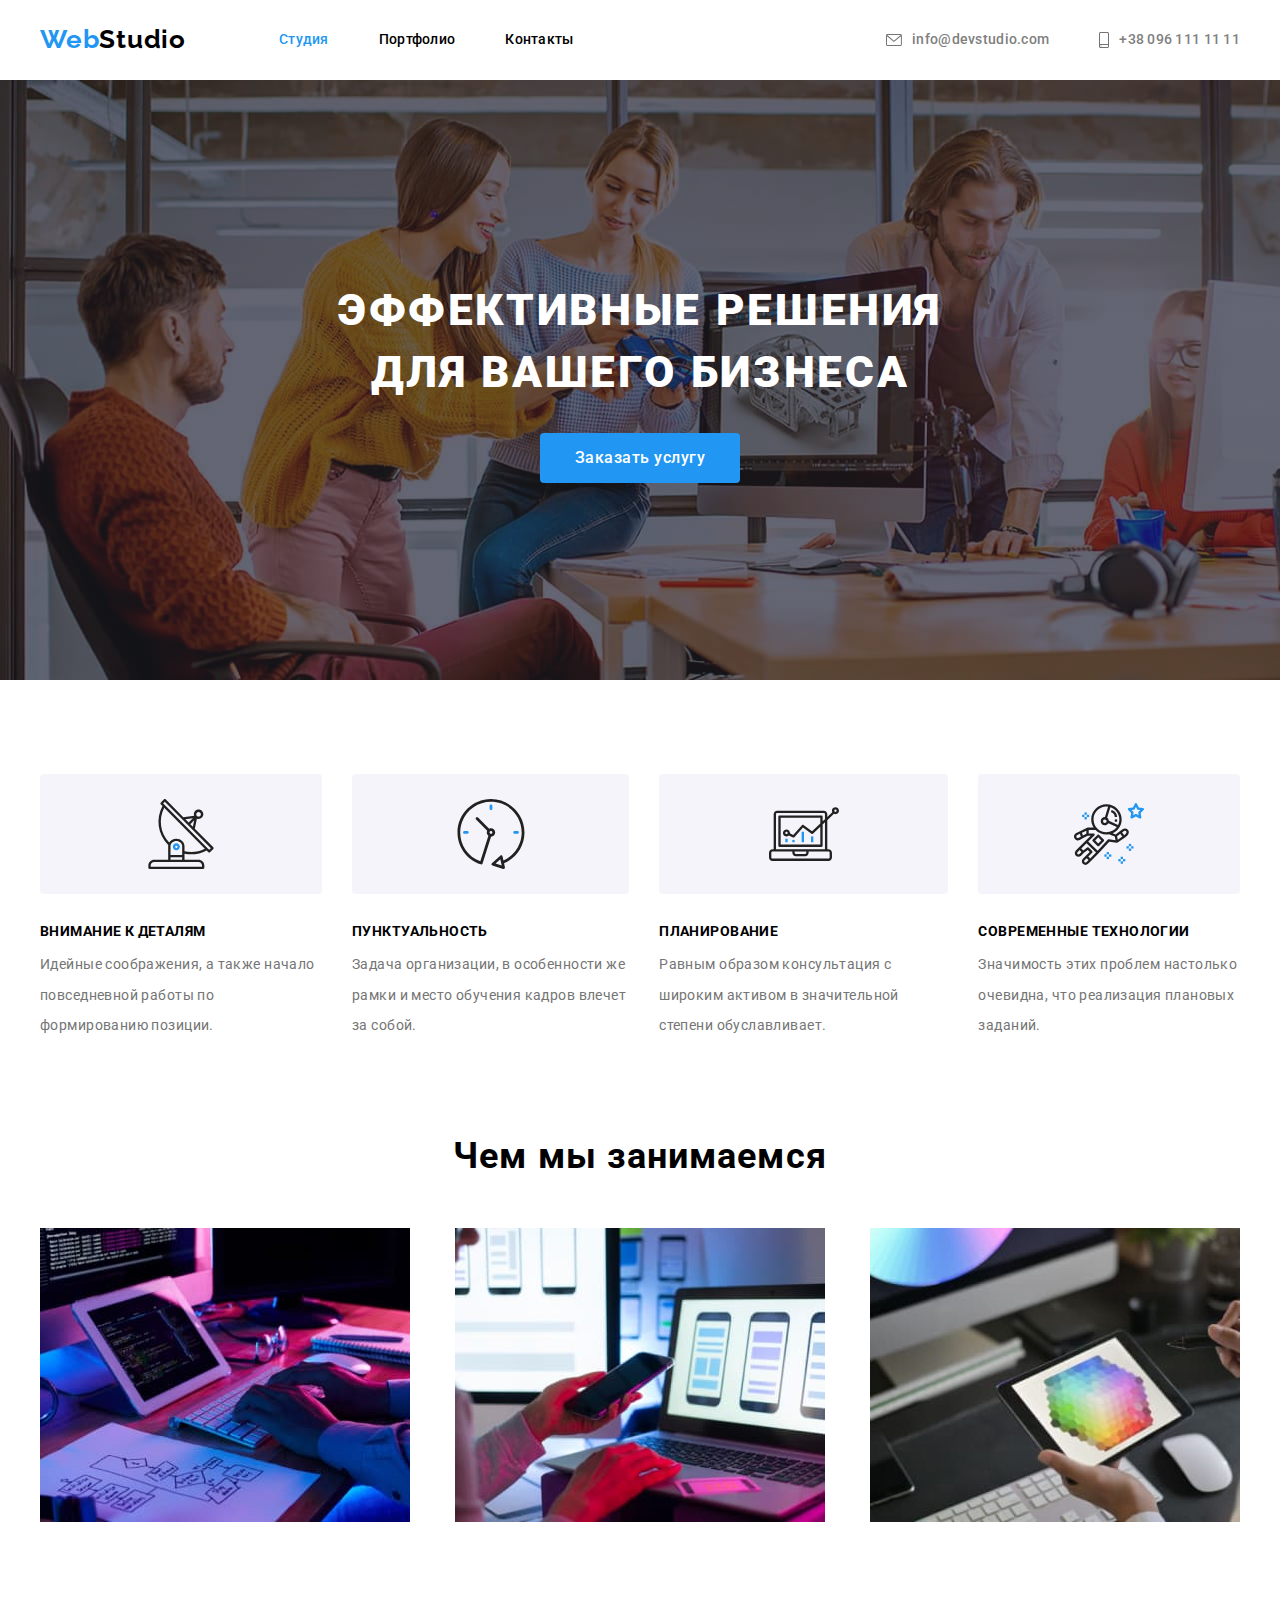
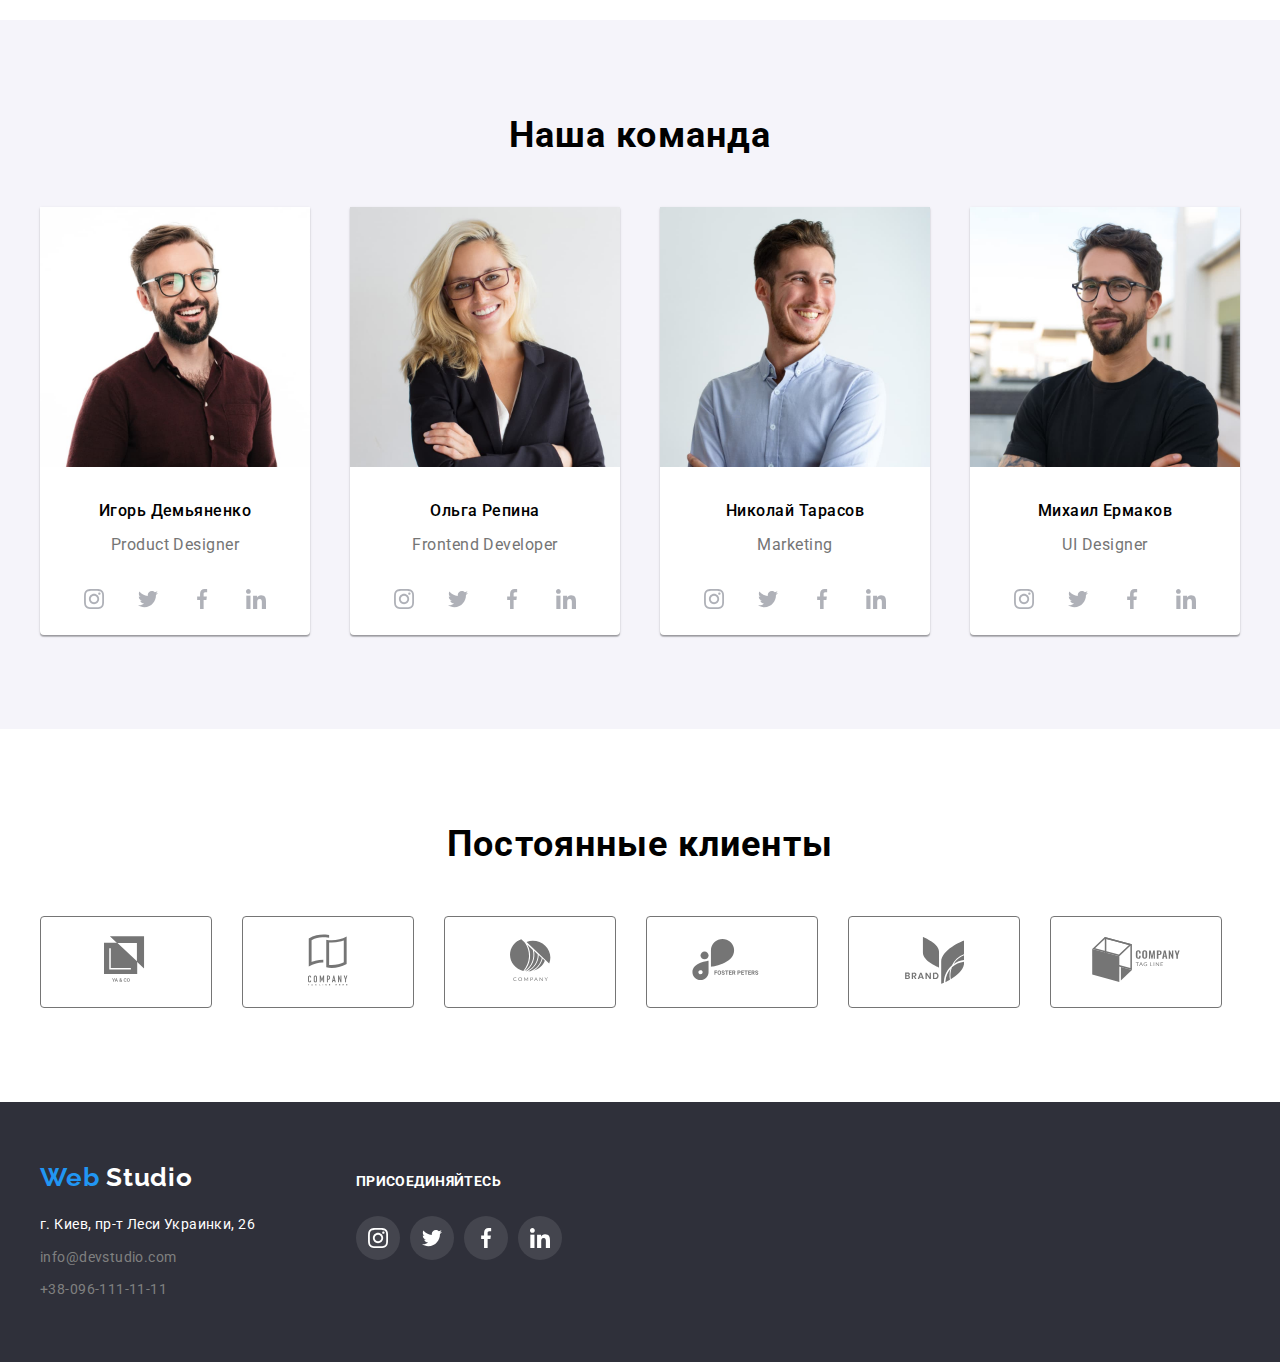
<file: index.html>
<!DOCTYPE html>
<html lang="ru">
  <head>
    <meta charset="UTF-8" />
    <meta name="viewport" content="width=device-width, initial-scale=1.0" />
    <title>Студия</title>
    <link
      href="https://fonts.googleapis.com/css2?family=Raleway:wght@700&family=Roboto:wght@100;400;500;700;900&display=swap"
      rel="stylesheet"
    />
    <link rel="stylesheet" href="./css/main.css" />
  </head>

  <body>
    <!--Шапка сайта-->

    <header class="page-header">
      <div class="container flexbox">
        <div class="nav-container">
          <nav class="navigation flexbox">
            <a href="/">
              <p class="logo">
                <span lang="en" class="logo-part">Web</span>Studio
              </p>
            </a>
            <div class="main-nav">
              <ul class="list menu-list flexbox">
                <li class="menu-item">
                  <a href="./index.html"></a><span class="studio">Студия</span>
                </li>
                <li class="menu-item">
                  <a class="portfolio-link" href="./portfolio.html"
                    >Портфолио</a
                  >
                </li>
                <li class="menu-item">Контакты</li>
              </ul>
            </div>
          </nav>
        </div>
        <ul class="contact-header">
          <li class="contact-item">
            <span>
              <a class="contact-link" href="mailto:info@devstudio.com">
                <svg class="contact-icon" width="16" height="12">
                  <use href="./symbol-defs.svg#icon-envelope"></use>
                </svg>
                info@devstudio.com
              </a>
            </span>
          </li>
          <li class="contact-item">
            <span>
              <a class="contact-link" href="tel:+38-096-111-11-11"
                ><svg class="contact-icon" width="10" height="16">
                  <use href="./symbol-defs.svg#icon-smartphone"></use>
                </svg>
                +38 096 111 11 11
              </a>
            </span>
          </li>
        </ul>
      </div>
    </header>

    <!--Баннер-->

    <section class="hero-section">
      <div class="container hero">
        <h1 class="hero-title">
          ЭФФЕКТИВНЫЕ РЕШЕНИЯ<br />
          ДЛЯ ВАШЕГО БИЗНЕСА
        </h1>
        <button class="main-button">Заказать услугу</button>
      </div>
    </section>

    <!--Преимущества-->

    <section class="advantages">
      <div class="container">
        <ul class="advantages-list">
          <li class="advantages-item">
            <h3 class="third-title">ВНИМАНИЕ К ДЕТАЛЯМ</h3>
            <p>
              <span class="benefits">
                Идейные соображения, а также начало повседневной работы по
                формированию позиции.
              </span>
            </p>
          </li>
          <li class="advantages-item">
            <h3 class="third-title">ПУНКТУАЛЬНОСТЬ</h3>
            <p>
              <span class="benefits">
                Задача организации, в особенности же рамки и место обучения
                кадров влечет за собой.
              </span>
            </p>
          </li>
          <li class="advantages-item">
            <h3 class="third-title">ПЛАНИРОВАНИЕ</h3>
            <p>
              <span class="benefits">
                Равным образом консультация с широким активом в значительной
                степени обуславливает.
              </span>
            </p>
          </li>
          <li class="advantages-item">
            <h3 class="third-title">СОВРЕМЕННЫЕ ТЕХНОЛОГИИ</h3>
            <p>
              <span class="benefits">
                Значимость этих проблем настолько очевидна, что реализация
                плановых заданий.
              </span>
            </p>
          </li>
        </ul>
      </div>
    </section>

    <!--Виды деятельности-->

    <section class="activity-section">
      <div class="container">
        <h2 class="second-title">Чем мы занимаемся</h2>
        <ul class="activity">
          <li class="activity-item">
            <img src="./photos/box1.jpg" alt="Человек пишет код" width="370" />
          </li>
          <li class="activity-item">
            <img
              src="./photos/box2.jpg"
              alt="Человек тестирует программы на мобильном телефоне"
              width="370"
            />
          </li>
          <li class="activity-item">
            <img
              src="./photos/box3.jpg"
              alt="Планшет с картинкой"
              width="370"
            />
          </li>
        </ul>
      </div>
    </section>

    <!--Команда-->

    <section class="team-section">
      <div class="container">
        <h2 class="second-title">Наша команда</h2>
        <div class="team">
          <div class="team-item">
            <img
              class="team-img"
              src="./photos/img1.jpg"
              alt="Фото Игорь Демьяненко"
              width="270"
            />
            <div class="person-information">
              <h3><span class="name"> Игорь Демьяненко</span></h3>
              <p>Product Designer</p>
              <ul class="social-list">
                <li class="social-icon-item">
                  <a
                    class="social-icon-link"
                    href="https://www.instagram.com/"
                    target="_blank"
                    rel="noopener noreferrer"
                    aria-label="ссылка Инстаграм"
                  >
                    <svg class="social-icon">
                      <use href="./symbol-defs.svg#icon-instagram"></use>
                    </svg>
                  </a>
                </li>
                <li class="social-icon-item">
                  <a
                    class="social-icon-link"
                    href="https://twitter.com/"
                    target="_blank"
                    rel="noopener noreferrer"
                    aria-label="ссылка Твиттер"
                  >
                    <svg class="social-icon">
                      <use href="./symbol-defs.svg#icon-twitter"></use>
                    </svg>
                  </a>
                </li>
                <li class="social-icon-item">
                  <a
                    class="social-icon-link"
                    href="https://facebook.com/"
                    target="_blank"
                    rel="noopener noreferrer"
                    aria-label="ссылка Фейсбук"
                  >
                    <svg class="social-icon">
                      <use href="./symbol-defs.svg#icon-facebook"></use>
                    </svg>
                  </a>
                </li>
                <li class="social-icon-item">
                  <a
                    class="social-icon-link"
                    href="https://www.linkedin.com/"
                    target="_blank"
                    rel="noopener noreferrer"
                    aria-label="ссылка Линкедин"
                  >
                    <svg class="social-icon">
                      <use href="./symbol-defs.svg#icon-linkedin"></use>
                    </svg>
                  </a>
                </li>
              </ul>
            </div>
          </div>
          <div class="team-item">
            <img
              class="team-img"
              src="./photos/img2.jpg"
              alt="Фото Ольга Репина"
              width="270"
            />
            <div class="person-information">
              <h3><span class="name">Ольга Репина</span></h3>
              <p>Frontend Developer</p>
              <ul class="social-list">
                <li class="social-icon-item">
                  <a
                    class="social-icon-link"
                    href="https://www.instagram.com/"
                    target="_blank"
                    rel="noopener noreferrer"
                    aria-label="ссылка Инстаграм"
                  >
                    <svg class="social-icon">
                      <use href="./symbol-defs.svg#icon-instagram"></use>
                    </svg>
                  </a>
                </li>
                <li class="social-icon-item">
                  <a
                    class="social-icon-link"
                    href="https://twitter.com/"
                    target="_blank"
                    rel="noopener noreferrer"
                    aria-label="ссылка Твиттер"
                  >
                    <svg class="social-icon">
                      <use href="./symbol-defs.svg#icon-twitter"></use>
                    </svg>
                  </a>
                </li>
                <li class="social-icon-item">
                  <a
                    class="social-icon-link"
                    href="https://facebook.com/"
                    target="_blank"
                    rel="noopener noreferrer"
                    aria-label="ссылка Фейсбук"
                  >
                    <svg class="social-icon">
                      <use href="./symbol-defs.svg#icon-facebook"></use>
                    </svg>
                  </a>
                </li>
                <li class="social-icon-item">
                  <a
                    class="social-icon-link"
                    href="https://www.linkedin.com/"
                    target="_blank"
                    rel="noopener noreferrer"
                    aria-label="ссылка Линкедин"
                  >
                    <svg class="social-icon">
                      <use href="./symbol-defs.svg#icon-linkedin"></use>
                    </svg>
                  </a>
                </li>
              </ul>
            </div>
          </div>
          <div class="team-item">
            <img
              class="team-img"
              src="./photos/img3.jpg"
              alt="Фото Николай Тарасов"
              width="270"
            />
            <div class="person-information">
              <h3><span class="name">Николай Тарасов</span></h3>
              <p>Marketing</p>
              <ul class="social-list">
                <li class="social-icon-item">
                  <a
                    class="social-icon-link"
                    href="https://www.instagram.com/"
                    target="_blank"
                    rel="noopener noreferrer"
                    aria-label="ссылка Инстаграм"
                  >
                    <svg class="social-icon">
                      <use href="./symbol-defs.svg#icon-instagram"></use>
                    </svg>
                  </a>
                </li>
                <li class="social-icon-item">
                  <a
                    class="social-icon-link"
                    href="https://twitter.com/"
                    target="_blank"
                    rel="noopener noreferrer"
                    aria-label="ссылка Твиттер"
                  >
                    <svg class="social-icon">
                      <use href="./symbol-defs.svg#icon-twitter"></use>
                    </svg>
                  </a>
                </li>
                <li class="social-icon-item">
                  <a
                    class="social-icon-link"
                    href="https://facebook.com/"
                    target="_blank"
                    rel="noopener noreferrer"
                    aria-label="ссылка Фейсбук"
                  >
                    <svg class="social-icon">
                      <use href="./symbol-defs.svg#icon-facebook"></use>
                    </svg>
                  </a>
                </li>
                <li class="social-icon-item">
                  <a
                    class="social-icon-link"
                    href="https://www.linkedin.com/"
                    target="_blank"
                    rel="noopener noreferrer"
                    aria-label="ссылка Линкедин"
                  >
                    <svg class="social-icon">
                      <use href="./symbol-defs.svg#icon-linkedin"></use>
                    </svg>
                  </a>
                </li>
              </ul>
            </div>
          </div>
          <div class="team-item">
            <img
              class="team-img"
              src="./photos/img4.jpg"
              alt="Фото Михаил Ермаков"
              width="270"
            />
            <div class="person-information">
              <h3><span class="name">Михаил Ермаков</span></h3>
              <p>UI Designer</p>
              <ul class="social-list">
                <li class="social-icon-item">
                  <a
                    class="social-icon-link"
                    href="https://www.instagram.com/"
                    target="_blank"
                    rel="noopener noreferrer"
                    aria-label="ссылка Инстаграм"
                  >
                    <svg class="social-icon">
                      <use href="./symbol-defs.svg#icon-instagram"></use>
                    </svg>
                  </a>
                </li>
                <li class="social-icon-item">
                  <a
                    class="social-icon-link"
                    href="https://twitter.com/"
                    target="_blank"
                    rel="noopener noreferrer"
                    aria-label="ссылка Твиттер"
                  >
                    <svg class="social-icon">
                      <use href="./symbol-defs.svg#icon-twitter"></use>
                    </svg>
                  </a>
                </li>
                <li class="social-icon-item">
                  <a
                    class="social-icon-link"
                    href="https://facebook.com/"
                    target="_blank"
                    rel="noopener noreferrer"
                    aria-label="ссылка Фейсбук"
                  >
                    <svg class="social-icon">
                      <use href="./symbol-defs.svg#icon-facebook"></use>
                    </svg>
                  </a>
                </li>
                <li class="social-icon-item">
                  <a
                    class="social-icon-link"
                    href="https://www.linkedin.com/"
                    target="_blank"
                    rel="noopener noreferrer"
                    aria-label="ссылка Линкедин"
                  >
                    <svg class="social-icon">
                      <use href="./symbol-defs.svg#icon-linkedin"></use>
                    </svg>
                  </a>
                </li>
              </ul>
            </div>
          </div>
        </div>
      </div>
    </section>

    <!-- Постоянные клиенты -->

    <section class="clients-section">
      <div class="container">
        <h2 class="second-title">Постоянные клиенты</h2>
        <ul class="regular-customers-list">
          <li class="regular-customers-item">
            <a class="regular-customers-link" href="">
              <svg class="regular-customers-logo" width="44.27" height="49.23">
                <use href="./symbol-defs.svg#icon-logo1"></use>
              </svg>
            </a>
          </li>
          <li class="regular-customers-item">
            <a class="regular-customers-link" href="">
              <svg class="regular-customers-logo" width="40" height="52">
                <use href="./symbol-defs.svg#icon-logo2"></use>
              </svg>
            </a>
          </li>
          <li class="regular-customers-item">
            <a class="regular-customers-link" href="">
              <svg class="regular-customers-logo" width="41" height="42.6">
                <use href="./symbol-defs.svg#icon-logo3"></use>
              </svg>
            </a>
          </li>
          <li class="regular-customers-item">
            <a class="regular-customers-link" href="">
              <svg class="regular-customers-logo" width="79.66" height="42.02">
                <use href="./symbol-defs.svg#icon-logo4"></use>
              </svg>
            </a>
          </li>
          <li class="regular-customers-item">
            <a class="regular-customers-link" href="">
              <svg class="regular-customers-logo" width="59" height="47">
                <use href="./symbol-defs.svg#icon-logo5"></use>
              </svg>
            </a>
          </li>
          <li class="regular-customers-item">
            <a class="regular-customers-link" href="">
              <svg class="regular-customers-logo" width="88.48" height="45.44">
                <use href="./symbol-defs.svg#icon-logo6"></use>
              </svg>
            </a>
          </li>
        </ul>
      </div>
    </section>

    <!-- Футер -->

    <section class="footer-section">
      <footer>
        <div class="container address-container">
          <div class="footer-part">
            <div class="footer-address">
              <p class="logo">
                <span class="logo-part">Web</span>
                <span class="logo-second-part">Studio</span>
              </p>
              <address>
                г. Киев, пр-т Леси Украинки, 26
                <span class="contact">
                  <a class="contact-link" href="mailto:info@devstudio.com"
                    >info@devstudio.com
                  </a>
                  <a class="contact-link" href="tel:+38-096-111-11-11">
                    +38-096-111-11-11
                  </a>
                </span>
              </address>
            </div>
          </div>
          <div class="footer-part joining">
            <h3 class="footer-title">Присоединяйтесь</h3>
            <ul class="social-list">
              <li class="social-icon-item">
                <a
                  class="social-icon-link"
                  href="https://www.instagram.com/"
                  target="_blank"
                  rel="noopener noreferrer"
                  aria-label="ссылка Инстаграм"
                >
                  <svg class="social-icon">
                    <use href="./symbol-defs.svg#icon-instagram"></use>
                  </svg>
                </a>
              </li>
              <li class="social-icon-item">
                <a
                  class="social-icon-link"
                  href="https://twitter.com/"
                  target="_blank"
                  rel="noopener noreferrer"
                  aria-label="ссылка Твиттер"
                >
                  <svg class="social-icon">
                    <use href="./symbol-defs.svg#icon-twitter"></use>
                  </svg>
                </a>
              </li>
              <li class="social-icon-item">
                <a
                  class="social-icon-link"
                  href="https://facebook.com/"
                  target="_blank"
                  rel="noopener noreferrer"
                  aria-label="ссылка Фейсбук"
                >
                  <svg class="social-icon">
                    <use href="./symbol-defs.svg#icon-facebook"></use>
                  </svg>
                </a>
              </li>
              <li class="social-icon-item">
                <a
                  class="social-icon-link"
                  href="https://www.linkedin.com/"
                  target="_blank"
                  rel="noopener noreferrer"
                  aria-label="ссылка Линкедин"
                >
                  <svg class="social-icon">
                    <use href="./symbol-defs.svg#icon-linkedin"></use>
                  </svg>
                </a>
              </li>
            </ul>
          </div>
        </div>
      </footer>
    </section>
  </body>
</html>
</file>
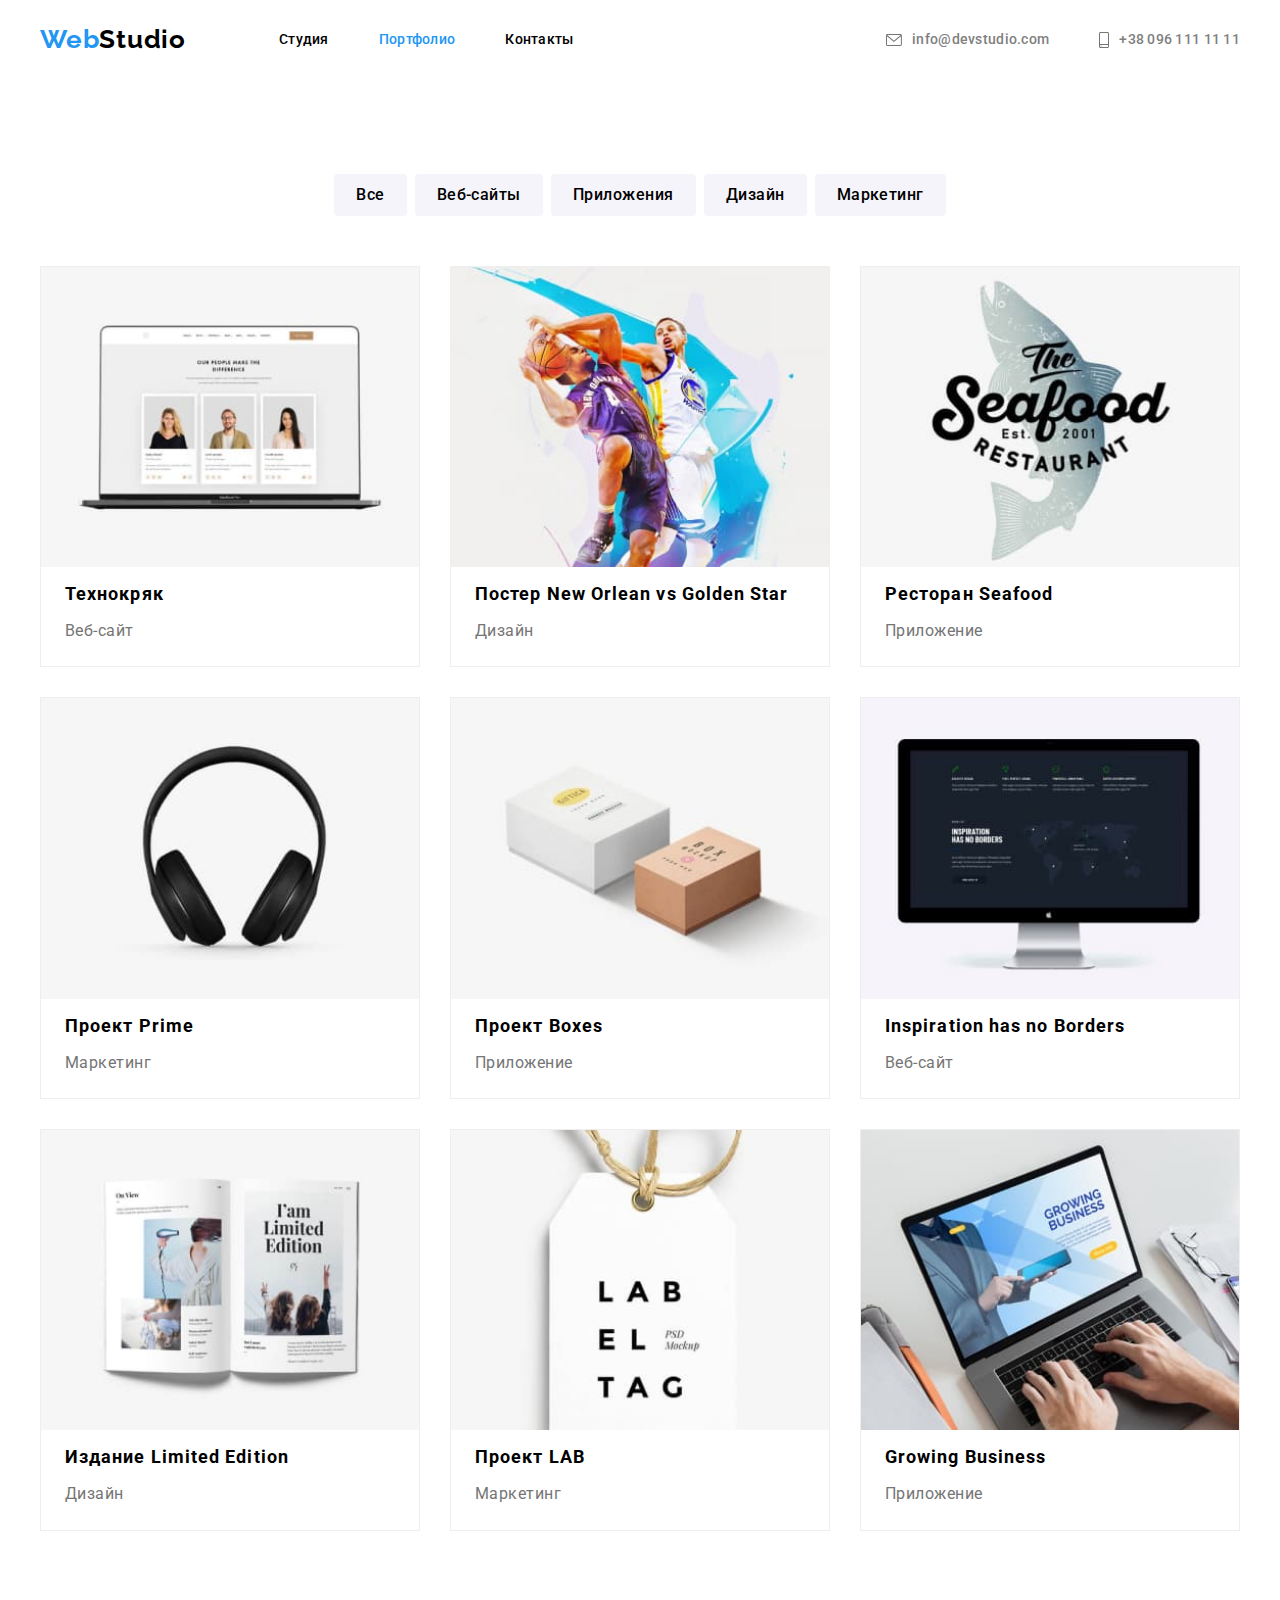
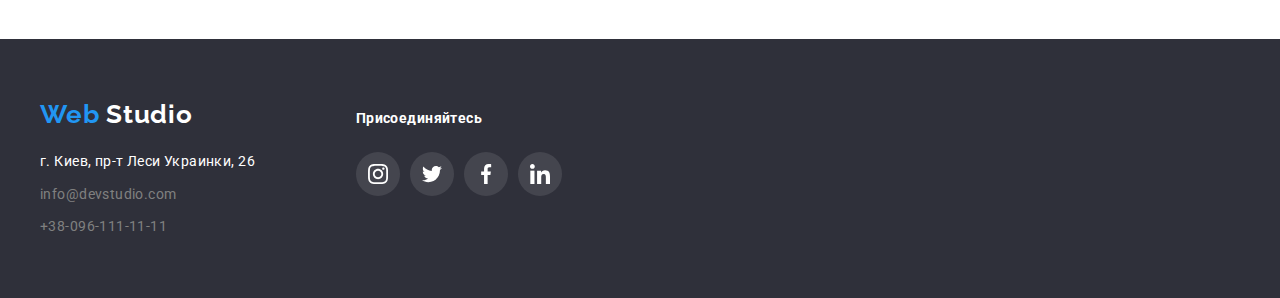
<file: portfolio.html>
<!DOCTYPE html>
<html lang="ru">
  <head>
    <meta charset="UTF-8" />
    <meta name="viewport" content="width=device-width, initial-scale=1.0" />
    <title>Портфолио</title>
    <link
      href="https://fonts.googleapis.com/css2?family=Raleway:wght@700&family=Roboto:wght@100;400;500;700;900&display=swap"
      rel="stylesheet"
    />
    <link rel="stylesheet" href="./css/main.css" />
  </head>

  <body>
    <!--Шапка сайта-->

    <header class="page-header">
      <div class="container flexbox">
        <div class="nav-container">
          <nav class="navigation flexbox">
            <a href="/">
              <p class="logo"><span class="logo-part">Web</span>Studio</p>
            </a>
            <div class="main-nav">
              <ul class="list menu-list flexbox">
                <li class="menu-item">
                  <a href="./index.html">
                    <span class="studio-link"> Студия</span>
                  </a>
                </li>
                <li class="menu-item">
                  <span class="portfolio">Портфолио</span>
                </li>
                <li class="menu-item">Контакты</li>
              </ul>
            </div>
          </nav>
        </div>
        <ul class="contact-header">
          <li class="contact-item">
            <span>
              <a class="contact-link" href="mailto:info@devstudio.com">
                <svg class="contact-icon" width="16" height="12">
                  <use href="./symbol-defs.svg#icon-envelope"></use>
                </svg>
                info@devstudio.com
              </a>
            </span>
          </li>
          <li class="contact-item">
            <span>
              <a class="contact-link" href="tel:+38-096-111-11-11"
                ><svg class="contact-icon" width="10" height="16">
                  <use href="./symbol-defs.svg#icon-smartphone"></use>
                </svg>
                +38 096 111 11 11
              </a>
            </span>
          </li>
        </ul>
      </div>
    </header>

    <!--Меню-->

    <section class="button-section">
      <div class="container">
        <div class="button-container">
          <ul class="buttons">
            <li class="button-item">
              <button type="button">Все</button>
            </li>
            <li class="button-item">
              <button type="button">Веб-сайты</button>
            </li>
            <li class="button-item">
              <button type="button">Приложения</button>
            </li>
            <li class="button-item"><button type="button">Дизайн</button></li>
            <li class="button-item">
              <button type="button">Маркетинг</button>
            </li>
          </ul>
        </div>
      </div>
    </section>

    <!--Перечень работ-->

    <section class="work-section">
      <div class="work-container container">
        <ul class="work">
          <li class="work-item">
            <img src="./images/img (1).jpg" alt="Ноутбук" />
            <div class="work-information">
              <h3 class="works third-title">Технокряк</h3>
              <p>Веб-сайт</p>
            </div>
          </li>
          <li class="work-item">
            <img src="./images/img (2).jpg" alt="Постер с баскетболистами" />
            <div class="work-information">
              <h3 class="works third-title">
                Постер New Orlean vs Golden Star
              </h3>
              <p>Дизайн</p>
            </div>
          </li>
          <li class="work-item">
            <img
              src="./images/img (3).jpg"
              alt="Картинка с логотипом ресторана"
            />
            <div class="work-information">
              <h3 class="works third-title">Ресторан Seafood</h3>
              <p>Приложение</p>
            </div>
          </li>
          <li class="work-item">
            <img src="./images/img (4).jpg" alt="Наушники" />
            <div class="work-information">
              <h3 class="works third-title">Проект Prime</h3>
              <p>Маркетинг</p>
            </div>
          </li>
          <li class="work-item">
            <img src="./images/img (5).jpg" alt="Две коробки" />
            <div class="work-information">
              <h3 class="works third-title">Проект Boxes</h3>
              <p>Приложение</p>
            </div>
          </li>
          <li class="work-item">
            <img src="./images/img (6).jpg" alt="Монитор" />
            <div class="work-information">
              <h3 class="works third-title">Inspiration has no Borders</h3>
              <p>Веб-сайт</p>
            </div>
          </li>
          <li class="work-item">
            <img src="./images/img (7).jpg" alt="Журнал" />
            <div class="work-information">
              <h3 class="works third-title">Издание Limited Edition</h3>
              <p>Дизайн</p>
            </div>
          </li>
          <li class="work-item">
            <img src="./images/img (8).jpg" alt="Ярлык" />
            <div class="work-information">
              <h3 class="works third-title">Проект LAB</h3>
              <p>Маркетинг</p>
            </div>
          </li>
          <li class="work-item">
            <img
              src="./images/img (9).jpg"
              alt="Человек работает за компьютером"
            />
            <div class="work-information">
              <h3 class="works third-title">Growing Business</h3>
              <p>Приложение</p>
            </div>
          </li>
        </ul>
      </div>
    </section>

    <!--Футер-->

    <section class="footer-section">
      <footer>
        <div class="container address-container">
          <div class="footer-part">
            <div class="footer-address">
              <p class="logo">
                <span class="logo-part">Web</span>
                <span class="logo-second-part">Studio</span>
              </p>
              <address>
                г. Киев, пр-т Леси Украинки, 26
                <span class="contact">
                  <a class="contact-link" href="mailto:info@devstudio.com"
                    >info@devstudio.com
                  </a>
                  <a class="contact-link" href="tel:+38-096-111-11-11">
                    +38-096-111-11-11
                  </a>
                </span>
              </address>
            </div>
          </div>
          <div class="footer-part joining">
            <h3 class="third-title">Присоединяйтесь</h3>
            <ul class="social-list">
              <li class="social-icon-item">
                <a
                  class="social-icon-link"
                  href="https://www.instagram.com/"
                  target="_blank"
                  rel="noopener noreferrer"
                  aria-label="ссылка Инстаграм"
                >
                  <svg class="social-icon">
                    <use href="./symbol-defs.svg#icon-instagram"></use>
                  </svg>
                </a>
              </li>
              <li class="social-icon-item">
                <a
                  class="social-icon-link"
                  href="https://twitter.com/"
                  target="_blank"
                  rel="noopener noreferrer"
                  aria-label="ссылка Твиттер"
                >
                  <svg class="social-icon">
                    <use href="./symbol-defs.svg#icon-twitter"></use>
                  </svg>
                </a>
              </li>
              <li class="social-icon-item">
                <a
                  class="social-icon-link"
                  href="https://facebook.com/"
                  target="_blank"
                  rel="noopener noreferrer"
                  aria-label="ссылка Фейсбук"
                >
                  <svg class="social-icon">
                    <use href="./symbol-defs.svg#icon-facebook"></use>
                  </svg>
                </a>
              </li>
              <li class="social-icon-item">
                <a
                  class="social-icon-link"
                  href="https://www.linkedin.com/"
                  target="_blank"
                  rel="noopener noreferrer"
                  aria-label="ссылка Линкедин"
                >
                  <svg class="social-icon">
                    <use href="./symbol-defs.svg#icon-linkedin"></use>
                  </svg>
                </a>
              </li>
            </ul>
          </div>
        </div>
      </footer>
    </section>
  </body>
</html>
</file>
<file: css/main.css>
:root {
  --primary-text-color: black;
  --title-text-color: black;
  --accent-color: #2196f3;
  --primary-white-color: #ffffff;
  --primery-grey-color: #757575;
}

* {
  margin: 0;
  padding: 0;
}
html {
  box-sizing: border-box;
}

::after,
::before {
  box-sizing: inherit;
}

body {
  background-color: var(--primary-white-color);
  font-family: Roboto, sans-serif;
}

.container {
  width: 1200px;
  padding-right: 15px;
  padding-left: 15px;
  margin-right: auto;
  margin-left: auto;
}

.flexbox {
  display: flex;
}

/* Шапка */

.page-header .flexbox {
  align-items: center;
  height: 80px;
}

.page-header {
  height: 80px;
}

.contact a:first-child {
  margin-bottom: 8px;
}

.contact-item:not(:last-child) {
  margin-right: 50px;
}

/* Лого */

.logo {
  color: var(--accent-color);
  font-family: Raleway, sans-serif;
  font-style: normal;
  font-weight: bold;
  font-size: 26px;
  line-height: 1.2;
  letter-spacing: 0.03em;
  color: black;
  text-decoration-line: none;
  margin-right: 93px;
  display: block;
}

.logo-part {
  color: var(--accent-color);
}

.logo-second-part {
  color: #ffffff;
}

/* Линки */

a {
  text-decoration-line: none;
  color: grey;
}

a:focus,
a:hover {
  color: var(--accent-color);
}

li {
  list-style-type: none;
}

.mail:hover {
  color: var(--accent-color);
}

.contact-header {
  display: flex;
  flex-direction: row;
  align-items: center;
  margin-left: auto;
  font-style: normal;
  font-weight: 500;
  font-size: 14px;
  line-height: 1.1;
  letter-spacing: 0.02em;
}

.menu-item:not(:last-child) {
  margin-right: 50px;
}

.menu-item {
  color: var(--primary-text-color);
}

nav {
  font-weight: 500;
  font-size: 14px;
  line-height: 1.1;
  letter-spacing: 0.02em;
}

.studio {
  color: var(--accent-color);
}

.studio:hover {
  color: var(--accent-color);
}

.studio-link {
  color: black;
}

.studio-link:hover {
  color: var(--accent-color);
}

.portfolio-link {
  color: black;
}

.contact-item {
  display: flex;
  justify-content: center;
  align-content: center;
  color: var(--primery-grey-color);
}

.contact-link {
  display: flex;
  align-items: center;
}

.contact-icon {
  margin-right: 10px;
}

.contact-icon {
  fill: var(--primery-grey-color);
}

.contact-item:hover {
  color: var(--accent-color);
}
.contact-item:hover svg {
  fill: var(--accent-color);
}

.contact-header {
  display: flex;
  align-items: center;
}

/* Заголовки */

.hero-section {
  max-width: 1600px;
  height: 600px;
  margin-right: auto;
  margin-left: auto;
  background-size: cover;
  background-position: center;
  background: #c4c4c4;
  background-image: linear-gradient(
      to right,
      rgba(47, 48, 58, 0.4),
      rgba(47, 48, 58, 0.4)
    ),
    url(../pictures/hero_img.jpg);
}

.hero-title {
  font-style: normal;
  font-weight: 900;
  font-size: 44px;
  line-height: 1.4;
  letter-spacing: 0.06em;
  text-transform: uppercase;
  color: var(--primary-white-color);

  margin-bottom: 30px;
}

.hero {
  text-align: center;
  width: auto;
  padding-top: 200px;
}

h2 {
  font-weight: bold;
  font-size: 36px;
  line-height: 1.2;
  text-align: center;
  letter-spacing: 0.03em;
}

h3 {
  font-weight: bold;
  font-style: normal;
  font-size: 14px;
  line-height: 1.1;
  letter-spacing: 0.03em;
  font-style: normal;

  margin-bottom: 10px;
}

.footer-title {
  text-transform: uppercase;
  color: var(--primary-white-color);
}

p {
  color: var(--primery-grey-color);
  font-style: normal;
  font-weight: normal;
  font-size: 16px;
  line-height: 1.9;
  letter-spacing: 0.03em;
  margin: 0;
}

.activity {
  display: flex;
  justify-content: space-between;
  margin-top: 50px;
}

.activity-section {
  padding-top: 94px;
  padding-bottom: 94px;
}

/* Преимущества */

.advantages {
  padding-top: 94px;
}

.benefits {
  font-weight: normal;
  font-size: 14px;
  line-height: 1.7;
  letter-spacing: 0.03em;
}

.advantages-list {
  display: flex;
  justify-content: space-around;
}

.advantages-item:not(:last-child) {
  margin-right: 30px;
}

.advantages-item::before {
  display: block;
  content: "";
  height: 120px;
  background-size: 70px;
  background-repeat: no-repeat;
  background-position: center;
  background-color: #f5f4fa;
  border-radius: 4px;

  margin-bottom: 30px;
}

.advantages-item:nth-child(1)::before {
  background-image: url(../pictures/antenna.svg);
}

.advantages-item:nth-child(2)::before {
  background-image: url(../pictures/clock.svg);
}

.advantages-item:nth-child(3)::before {
  background-image: url(../pictures/diagram.svg);
}

.advantages-item:nth-child(4)::before {
  background-image: url(../pictures/astronaut.svg);
}

/* Команда */

.name {
  font-style: normal;
  font-weight: 500;
  font-size: 16px;
  line-height: 1.2;
  text-align: center;
  letter-spacing: 0.03em;
}

.person-information {
  margin-bottom: 30px;
}

.team {
  display: flex;
  justify-content: space-between;
  margin-top: 50px;
}

.team-item {
  text-align: center;
  background-color: #ffffff;
  height: 428px;
  box-shadow: 0px 1px 3px rgba(0, 0, 0, 0.12), 0px 1px 1px rgba(0, 0, 0, 0.14),
    0px 2px 1px rgba(0, 0, 0, 0.2);
  border-radius: 0px 0px 4px 4px;
}

.team-item:not(:last-child) {
  margin-right: 30px;
}

.team-img {
  margin-bottom: 30px;
}

.team-section {
  background-color: #f5f4fa;
  width: auto;
  padding-top: 94px;
  padding-bottom: 94px;
}

.social-icon {
  height: 20px;
  width: 20px;
  fill: #afb1b8;
}

.social-list {
  display: flex;
  flex-direction: row;
  justify-content: center;
}

.social-icon-item:not(:last-child) {
  margin-right: 10px;
}

.social-icon-item {
  display: flex;
  justify-content: center;
  align-items: center;
  background-color: rgba(255, 255, 255, 0.1);
  height: 44px;
  width: 44px;
  border-radius: 50%;
  margin-top: 16px;
}

.social-icon-link {
  display: flex;
}

.social-icon-item:hover {
  color: var(--accent-color);
}
.social-icon-item:hover svg {
  color: var(--accent-color);
  fill: var(--primary-white-color);
}

.clients-section {
  padding-top: 94px;
  padding-bottom: 94px;
}

.regular-customers-list {
  display: flex;
  margin-top: 50px;
}

.regular-customers-item {
  display: flex;
  height: 90px;
  width: 170px;
  justify-content: center;
  align-items: center;
  border: 1px solid var(--primery-grey-color);
  border-radius: 4px;
}

.regular-customers-logo {
  fill: var(--primery-grey-color);
}

.regular-customers-item:not(:last-child) {
  margin-right: 30px;
}

.regular-customers-item:hover {
  border: 1px solid var(--accent-color);
}
.regular-customers-item:hover svg {
  fill: var(--accent-color);
}

/* Контакты */

address {
  font-style: normal;
  font-weight: normal;
  font-size: 14px;
  line-height: 1.7;
  letter-spacing: 0.03em;
  color: #ffffff;
}

.address-container {
  display: flex;
}

.contact {
  color: var(--accent-color);
  display: block;
}

/* Кнопки */

button {
  font-family: Roboto;
  font-style: normal;
  font-weight: 500;
  font-size: 16px;
  line-height: 1.6;
  text-align: center;
  letter-spacing: 0.03em;
  color: black;
  background: #f5f4fa;
  border-radius: 4px;
  border: none;
  padding: 8px 22px;
}

button:focus,
button:hover {
  color: white;
  background-color: var(--accent-color);
  box-shadow: 0px 3px 1px rgba(0, 0, 0, 0.1), 0px 1px 2px rgba(0, 0, 0, 0.08),
    0px 2px 2px rgba(0, 0, 0, 0.12);
}

.main-button {
  font-family: Roboto, sans-serif;
  background-color: var(--accent-color);
  color: #ffffff;
  font-size: 16px;
  line-height: 1.9;
  width: 200px;
  height: 50px;
  left: 700px;
  top: 430px;
  border-radius: 4px;
  margin-bottom: 200px;
  border: none;
}

.main-button:hover {
  box-shadow: 0px 4px 4px rgba(0, 0, 0, 0.15);
}

.portfolio {
  color: var(--accent-color);
}

.footer-address .logo {
  margin-bottom: 20px;
}

.footer-section {
  padding-top: 60px;
  padding-bottom: 60px;
  background-color: #2f303a;
}

/* Работы */

.works {
  font-style: normal;
  font-weight: bold;
  font-size: 18px;
  line-height: 2.5;
  letter-spacing: 0.06em;
  margin: 0;
}
.logo-second-part {
  color: #ffffff;
}

/* Портфолио */

ul {
  list-style: none;
  padding-inline-start: 0;
}

.button-section {
  padding-top: 94px;
  padding-bottom: 50px;
}
.buttons {
  display: flex;
  flex-direction: row;
  justify-content: center;
}

.button-item {
  font-family: Roboto;
  font-style: normal;
  font-weight: 500;
  font-size: 16px;
  line-height: 1.9;
  text-align: center;
  letter-spacing: 0.03em;
}

.first-button {
  background-color: #2196f3;
}

.button-item:not(:last-child) {
  margin-right: 8px;
}

.work-section {
  padding-bottom: 78px;
}

.work {
  display: flex;
  flex-wrap: wrap;
  justify-content: space-between;
  padding-left: 0;
}

.work-item {
  width: calc((100% - 60px) / 3);
  margin-bottom: 30px;
  box-sizing: border-box;
  background: #ffffff;
  border: 1px solid #eeeeee;
}

.work-item:hover {
  box-shadow: 0px 1px 1px rgba(0, 0, 0, 0.12), 0px 4px 4px rgba(0, 0, 0, 0.06),
    1px 4px 6px rgba(0, 0, 0, 0.16);
}

.work .work-item img {
  width: 100%;
  height: auto;
}

.work-item:nth-child(3n) {
  margin-right: 0;
}

.work-information {
  margin-left: 24px;
  margin-bottom: 20px;
}

.contact {
  margin-top: 9px;
}

/* Футер */

footer .contact {
  display: flex;
  flex-direction: column;
  margin-top: 9px;
}

.footer-part {
  display: block;
}

.footer-part .third-title {
  color: var(--primary-white-color);
}

.footer-part.joining {
  margin-top: 12px;
}

.footer-part:not(:last-child) {
  margin-right: 70px;
}

.footer-part .social-icon {
  fill: var(--primary-white-color);
}

.social-icon-item:hover {
  background-color: var(--accent-color);
}

.person-information .social-icon:hover {
  fill: var(--primary-white-color);
}
</file>
